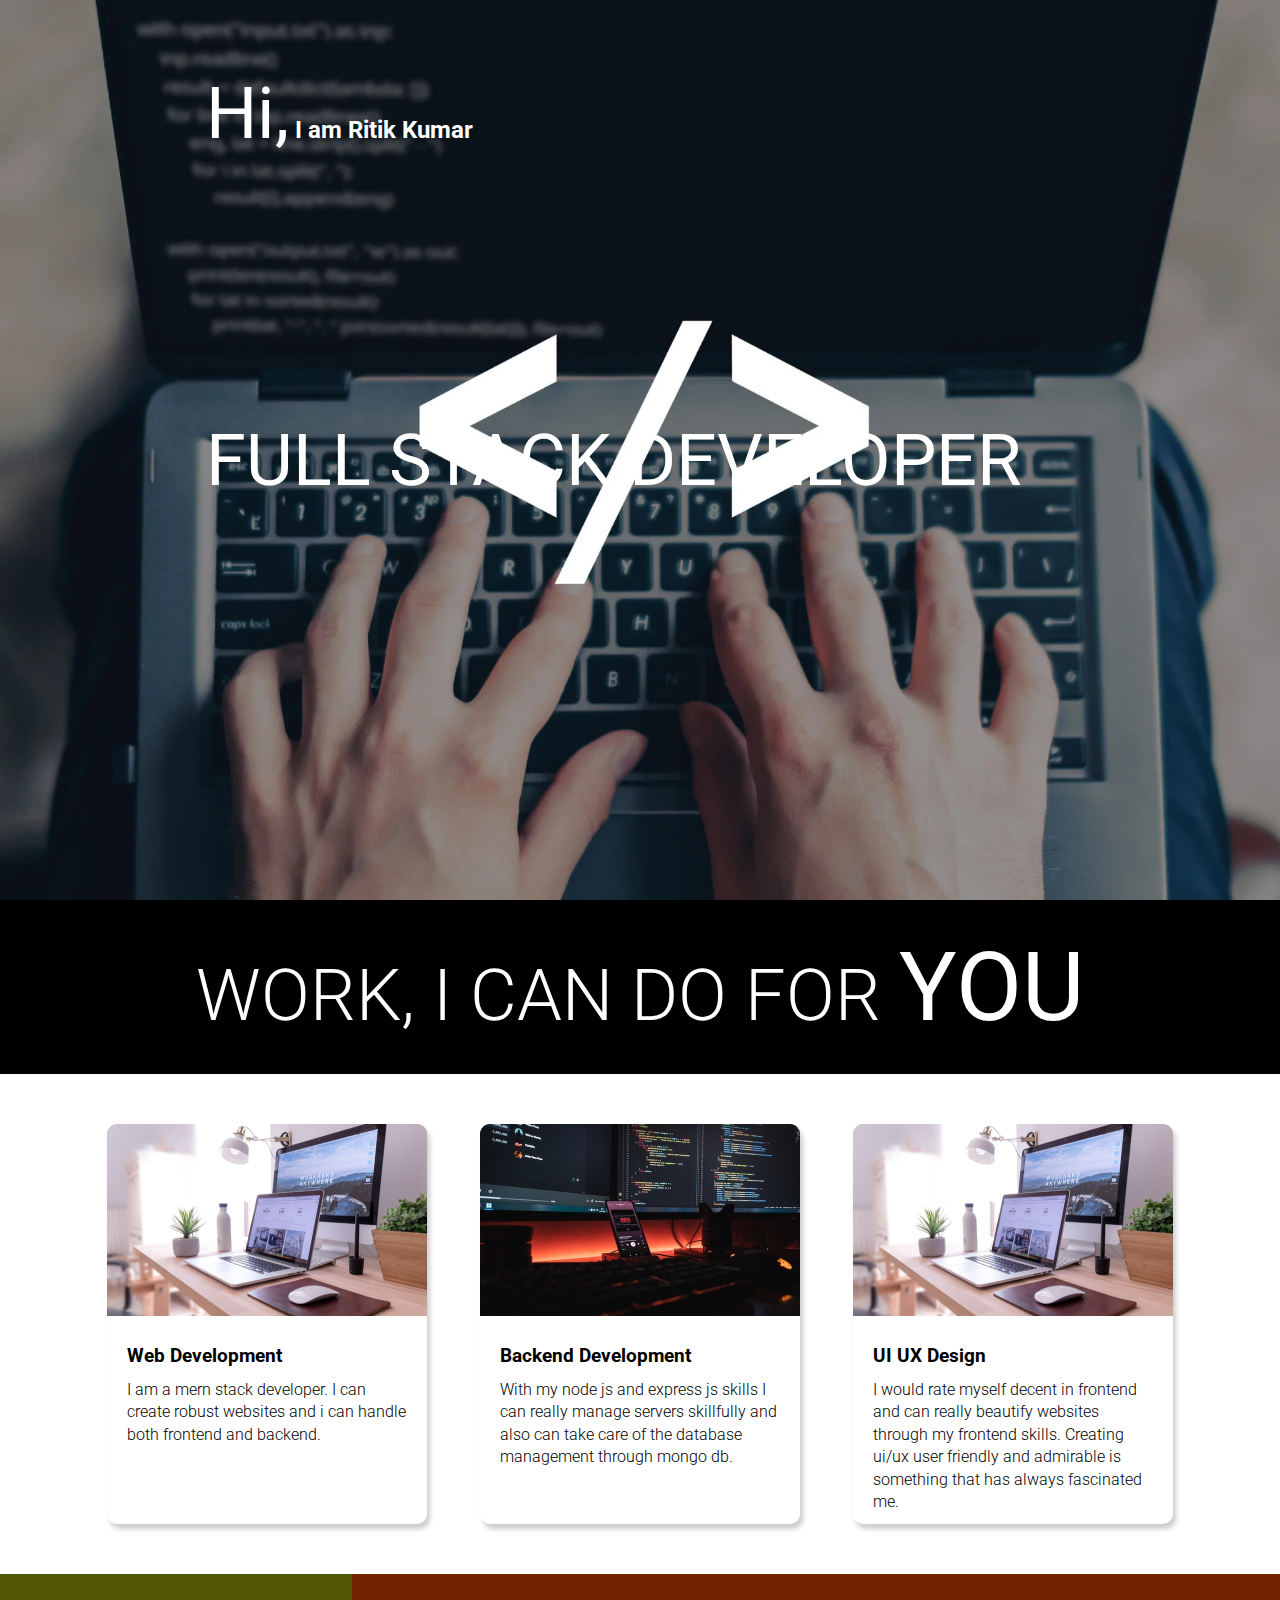
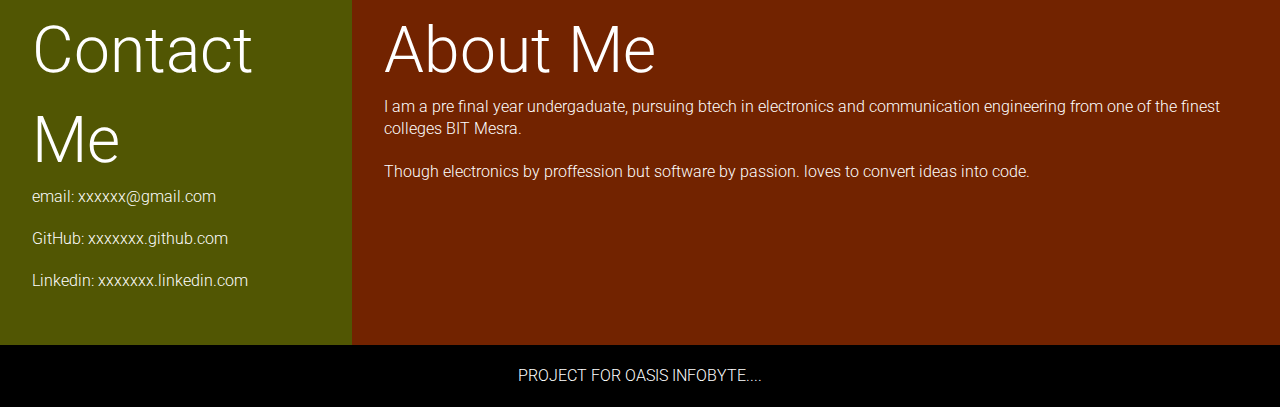
<file: Landing page✅/index.html>
<!DOCTYPE html>
<html lang="en">
  <head>
    <meta charset="UTF-8" />
    <meta http-equiv="X-UA-Compatible" content="IE=edge" />
    <meta name="viewport" content="width=device-width, initial-scale=1.0" />
    <title>Developer | Landing Page</title>
    <link rel="stylesheet" href="style.css" />
  </head>
  <body>
    <section class="hero_section">
      <div class="text_container">
        <h2><span class="lg_text">Hi,</span> I am Ritik Kumar</h2>
        <br>
        <br>
        <br>
        <br>
        <br>
        <br>
        <br>
        <br>
        <br>
        <br>
        <br>
        <h1 class="lg_text">FULL STACK DEVELOPER</h1>
      </div>
    </section>
    <section class="black_box">
      <h2>WORK, I CAN DO FOR <span>YOU</span></h2>
    </section>
    <section class="work">
      <div class="grid_item">
        <div class="card">
          <div class="image_container">
            <img src="images/web.png" alt="web development" />
          </div>
          <div class="card_content">
            <h3>Web Development</h3>
            <p>
              I am a mern stack developer. I can create robust websites and i can handle both frontend and backend.
            </p>
          </div>
        </div>
      </div>
      <div class="grid_item">
        <div class="card">
          <div class="image_container">
            <img src="images/mobile.png" alt="app development" />
          </div>
          <div class="card_content">
            <h3>Backend Development</h3>
            <p>
              With my node js and express js skills I can really manage servers skillfully and also can take care of the database management through mongo db.
            </p>
          </div>
        </div>
      </div>
      <div class="grid_item">
        <div class="card">
          <div class="image_container">
            <img src="images/web.png" alt="web development" />
          </div>
          <div class="card_content">
            <h3>UI UX Design</h3>
            <p>
              I would rate myself decent in frontend and can really beautify websites through my frontend skills. Creating ui/ux user friendly and admirable is something that has always fascinated me.
            </p>
          </div>
        </div>
      </div>
    </section>
    <section class="bottom_section">
      <div class="contact">
        <h2>Contact Me</h2>
        <p>
          email: xxxxxx@gmail.com 
        </p>
        <p>GitHub: xxxxxxx.github.com</p>
        <p>Linkedin: xxxxxxx.linkedin.com</p>
      </div>
      <div class="about">
        <h2>About Me</h2>

        <p>
          I am a pre final year undergaduate, pursuing btech in electronics and communication engineering from one of the finest colleges 
          BIT Mesra.
        </p>
        <p>
          Though electronics by proffession but software by passion.
          loves to convert ideas into code.
        </p>
      </div>
    </section>
    <footer>Project For Oasis Infobyte....</footer>
  </body>
</html>
</file>
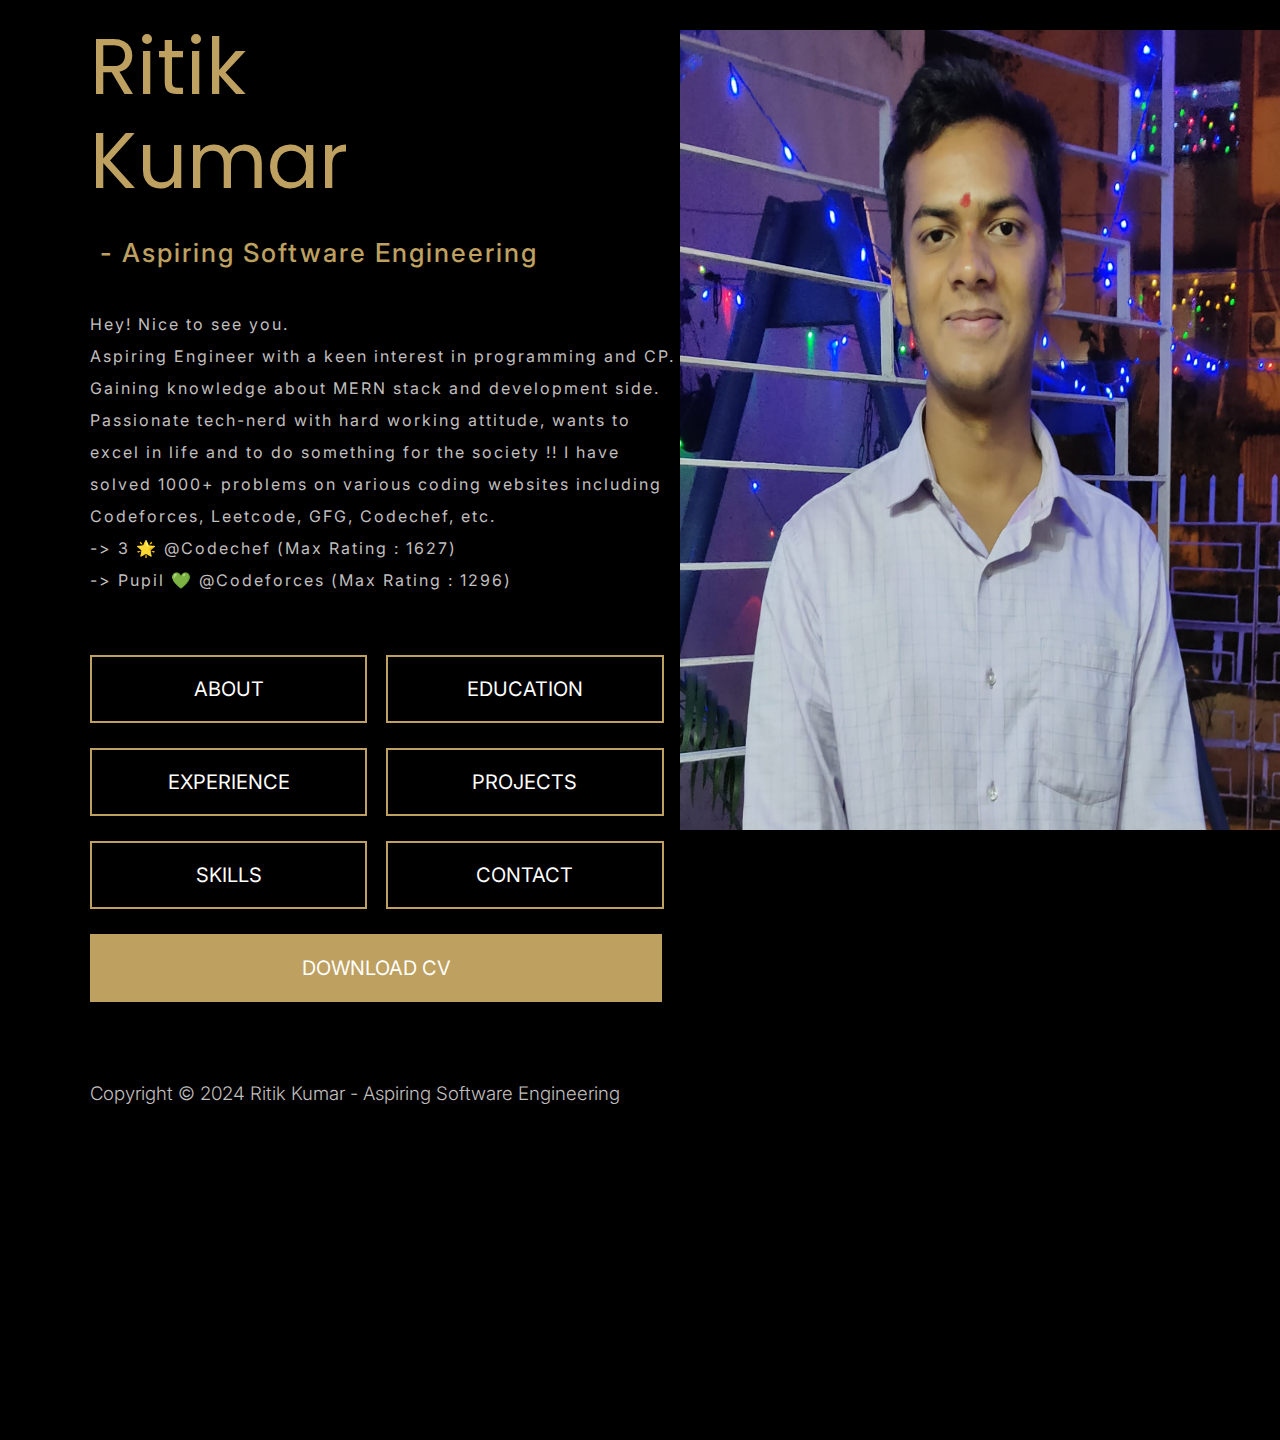
<file: Portfolio✅/index.html>
<!DOCTYPE html>
<html lang="en">
  <head>
    <meta charset="UTF-8" />
    <meta name="viewport" content="width=device-width, initial-scale=1.0" />
    <title>Personal Portfolio</title>
    <link rel="stylesheet" href="style.css" />
  </head>
  <body>
    <header>
      <div class="header-left-side">
        <h1>
          Ritik <br />
          Kumar
        </h1>
        <h2>- Aspiring Software Engineering</h2>
        <p>
          Hey! Nice to see you.<br>
          Aspiring Engineer with a keen interest in programming and CP. Gaining knowledge about MERN stack and development side. Passionate tech-nerd with hard working attitude, wants to excel in life and to do something for the society !!
          I have solved 1000+ problems on various coding websites including Codeforces, Leetcode, GFG, Codechef, etc. <br>

          -> 3 🌟 @Codechef (Max Rating : 1627) <br>
          -> Pupil 💚 @Codeforces (Max Rating : 1296)
        </p>
        <button>About</button>
        <button>Education</button>
        <br />
        <br />
        <button>Experience</button>
        <button>Projects</button> <br />
        <br />
        <button>Skills</button>
        <button>Contact</button> <br />
        <br />
        <button class="btn">Download CV</button>
        <h3>Copyright © 2024 Ritik Kumar - Aspiring Software Engineering</h3>
      </div>
      <div class="header-right-side">
        <img src="portfolio-images/rk.jpeg" alt="img" />
      </div>
    </header>
  </body>
</html>
</file>
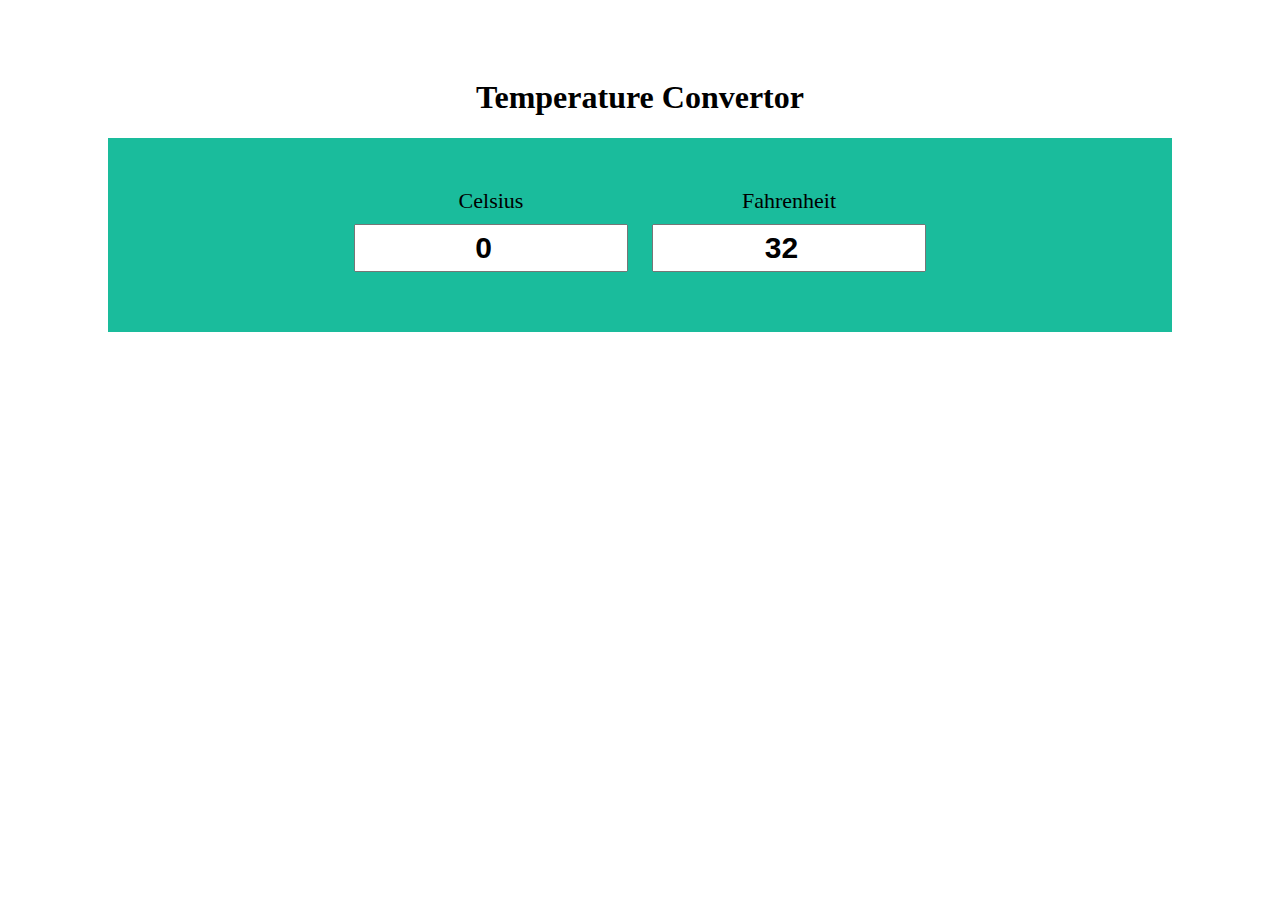
<file: Temp. Convertor✅/index.html>
<!DOCTYPE html>
<html lang="en">
<head>
    <meta charset="UTF-8">
    <meta name="viewport" content="width=device-width, initial-scale=1.0">
    <title>Temperature Convertor</title>
    <link rel="stylesheet" href="style.css"> </link>
</head>
<body>
    <h1>Temperature Convertor</h1>
    <div id="container">
        <div class="input-div">
            <label>Celsius</label><br>
            <input type="number" value="0" id="cel" class="inp">
        </div>
        <div class="input-div">
            <label>Fahrenheit</label><br>
            <input type="number" value="32" id="fah" class="inp">
        </div>

    </div>
    <script src="script.js"> </script>
</body>
</html>
</file>
<file: Landing page✅/style.css>
@import url("https://fonts.googleapis.com/css2?family=Roboto:ital,wght@0,100;0,300;0,400;0,500;0,700;0,900;1,100;1,300;1,400;1,500;1,700;1,900&display=swap");
* {
  margin: 0;
  padding: 0;
  box-sizing: border-box;
}

html,
body {
  line-height: 1.4;
  font-weight: 300;
  font-family: "Roboto", sans-serif;
}

.hero_section {
  background-image: url(images/developer2.webp);
  min-height: 100vh;
  background-position: center;
  background-size: cover;
  background-repeat: no-repeat;
}
.text_container {
  color: white;
  max-width: 900px;
  margin: 0 auto;
  padding-top: 64px;
  padding-left: 16px;
}
.lg_text {
  font-size: 72px;
  font-weight: 400;
}
.black_box {
  background-color: #000;
  padding: 20px;
}
.black_box h2 {
  font-size: 72px;
  color: white;
  text-align: center;
  font-weight: 300;
}

.black_box h2 span {
  font-weight: 400;
  font-size: 96px;
}
.work {
  display: grid;
  gap: 20px;
  grid-template-columns: repeat(auto-fit, minmax(320px, 1fr));

  max-width: 1100px;
  margin: 50px auto;
}
.grid_item {
  display: flex;
  justify-content: center;
  align-items: center;
}
.card {
  max-width: 320px;
  height: 400px;
  border-radius: 10px;
  box-shadow: 3px 5px 5px rgba(1, 1, 1, 0.2);
  transition: 0.2s ease-in-out;
}
.card:hover {
  transform: scale(1.04);
  box-shadow: 3px 5px 5px rgba(1, 1, 1, 0.3);
  transition: 0.2s ease-in-out;
}
.card_content {
  padding: 20px;
}
.card_content h3 {
  margin-bottom: 10px;
}
.bottom_section {
  display: flex;
}
.contact {
  background-color: #515603;
}
.about {
  background-color: #722300;
}

.contact,
.about {
  min-height: 300px;
  padding: 32px;
  color: white;
}
.about h2,
.contact h2 {
  font-size: 64px;
  font-weight: 300;
}
.about p,
.contact p {
  margin-bottom: 20px;
}

footer {
  text-align: center;
  text-transform: uppercase;
  background-color: #000;
  padding: 20px;
  color: white;
}
@media (max-width: 786px) {
  .hero_section {
    min-height: 50vh;
  }
  .text_container {
    padding: 10px 0;
    text-align: center;
  }
  .lg_text {
    font-size: 32px;
  }
  .black_box h2 {
    font-size: 24px;
  }
  .black_box h2 span {
    font-weight: 400;
    font-size: 32px;
  }
  .bottom_section {
    flex-direction: column;
  }
  h1 {
    font-size: 32px;
  }
  .about h2,
  .contact h2 {
    font-size: 32px;
  }
}
</file>
<file: Portfolio✅/style.css>
/* Google Font  */
@import url("https://fonts.googleapis.com/css2?family=Poppins:wght@700&display=swap");

@import url("https://fonts.googleapis.com/css2?family=Inter:wght@600;700&display=swap");

/* Custom CSS  */
* {
  margin: 0;
  padding: 0;
  box-sizing: border-box;
  outline: none;
  border: none;
  list-style: none;
  text-decoration: none;
  font-family: "Poppins", sans-serif;
}
::selection {
  color: black;
  background-color: #bea060;
}
header {
  width: 100%;
  height: 160vh;
  background-color: black;
  display: flex;
}
.header-left-side {
  padding: 0 0 0 90px;
  color: white;
}
.header-left-side h1 {
  color: #bea060;
  line-height: 1.2em;
  font-size: 78px;
  padding-top: 20px;
  margin-bottom: 20px;
  font-weight: 400 !important;
}
.header-left-side h2 {
  color: #bea060;
  font-family: "Inter", sans-serif;
  font-size: 26px;
  line-height: 1.2em;
  font-weight: 500;
  letter-spacing: 2px;
  padding: 10px;
}
.header-left-side p {
  margin-top: 5%;
  margin-bottom: 10%;
  font-family: "Inter", sans-serif;
  letter-spacing: 2px;
  font-size: 16px;
  color: #c1bfbf;
  line-height: 2;
}
button {
  padding: 20px 10px;
  border: 2px solid #bea060;
  background: transparent;
  width: 47%;
  color: white;
  margin-right: 15px;
  font-family: "Inter", sans-serif;
  font-size: 20px;
  text-transform: uppercase;
  cursor: pointer;
}
button:hover {
  background-color: #bea060;
  transition: 0.7s;
}
.btn {
  width: 97%;
  background-color: #bea060;
}
.header-left-side h3 {
  color: #c1bfbf;
  padding-top: 80px;
  font-family: "Inter", sans-serif;
  font-weight: 300;
}
.header-right-side img {
  width: 600px;
  height: 800px;
  margin-top: 5%;
}
</file>
<file: Temp. Convertor✅/style.css>
body {
  padding: 50px 100px;
}
h1 {
  text-align: center;
}
#container {
  text-align: center;
  background-color: #1abc9c;
  padding: 50px;
}
.input-div {
  display: inline-block;
}
.inp {
  padding: 5px 10px;
  margin: 10px;
  font-size: 30px;
  font-weight: bold;
  width: 250px;
  text-align: center;
}
label {
  font-size: 22px;
}
</file>
